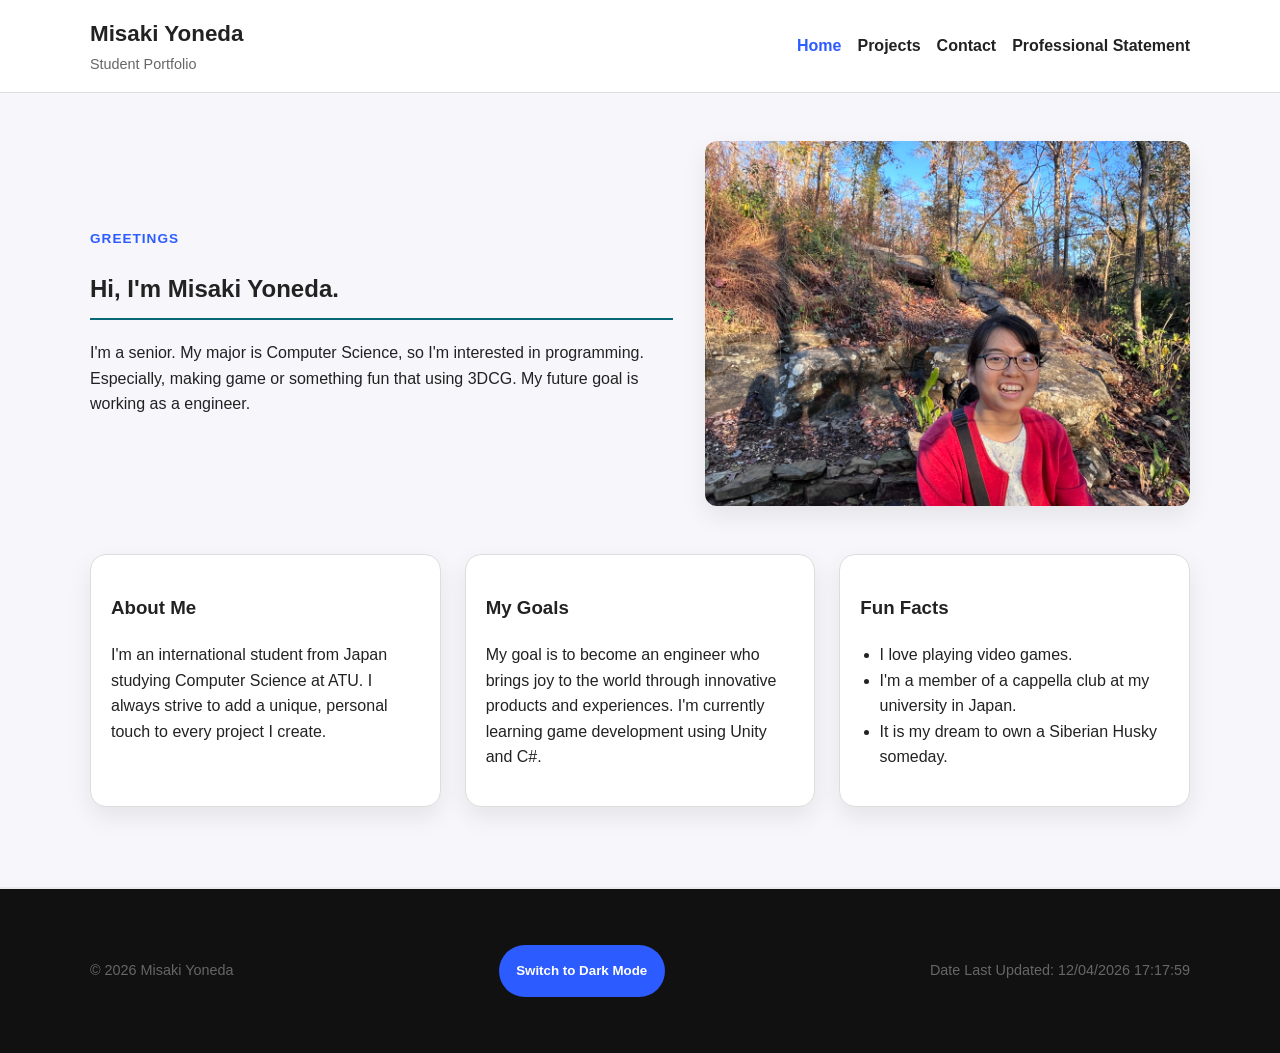
<file: index.html>
<!DOCTYPE html>
<html lang="en">
<head>
  <meta charset="UTF-8">
  <meta name="viewport" content="width=device-width, initial-scale=1.0">
  <title>Misaki Yoneda | Home</title>
  <link rel="stylesheet" href="style.css">
</head>
<body>

<header>
  <nav class="container nav">
    <div class="branding">
      <h1 class="logo">Misaki Yoneda</h1>
      <p class="subtitle">Student Portfolio</p>
    </div>
    <ul class="nav-links">
      <li><a href="index.html" class="active">Home</a></li>
      <li><a href="projects.html">Projects</a></li>
      <li><a href="contact.html">Contact</a></li>
      <li><a href="statement.html">Professional Statement</a></li>
    </ul>
  </nav>
</header>


  <main>
    <section class="hero container">
      <div class="hero-text">
        <p class="tag">Greetings</p>
        <h2>Hi, I'm Misaki Yoneda.</h2>
        <p>
          I'm a senior. My major is Computer Science, so I'm interested in programming. Especially, making game or something fun that using
          3DCG. My future goal is working as a engineer.
        </p>
        <!-- <p class="callout">
          <strong>Fixed Logic Error:</strong> The previous text label was mismatched with the theme state. I corrected logic 
          in <code>script.js</code> and ensured the toggle works seamlessly across all pages.
        </p> -->
      </div>
      <div class="hero-image">
        <img src="images/profile-photo.JPG" alt="My profile photo">
      </div>
    </section>

    <div class="container card-grid">
      <article class="card">
        <h3>About Me</h3>
        <p>
          I'm an international student from Japan studying Computer Science at ATU. I always strive to add a unique, personal
          touch to every project I create.
        </p>
      </article>
      <article class="card">
        <h3>My Goals</h3>
        <p>
          My goal is to become an engineer who brings joy to the world through innovative products and experiences. I'm
          currently learning game development using Unity and C#.
        </p>
      </article>
      <article class="card">
        <h3>Fun Facts</h3>
        <ul class="FunFacts_list">
          <li>I love playing video games.</li>
          <li>I'm a member of a cappella club at my university in Japan.</li>
          <li>It is my dream to own a Siberian Husky someday.</li>
        </ul>
      </article>
    </div>
  </main>


<footer>
  <div class="container footer-content">
    <p>&copy; <span id="year"></span> Misaki Yoneda</p>
    <button id="theme-toggle" class="button toggle-button" type="button" aria-label="Toggle dark and light mode">Switch to Dark Mode</button>
    <p>Date Last Updated: <span id="lastModified"></span></p>
  </div>
</footer>

<script src="script.js"></script>

</body>
</html>
</file>
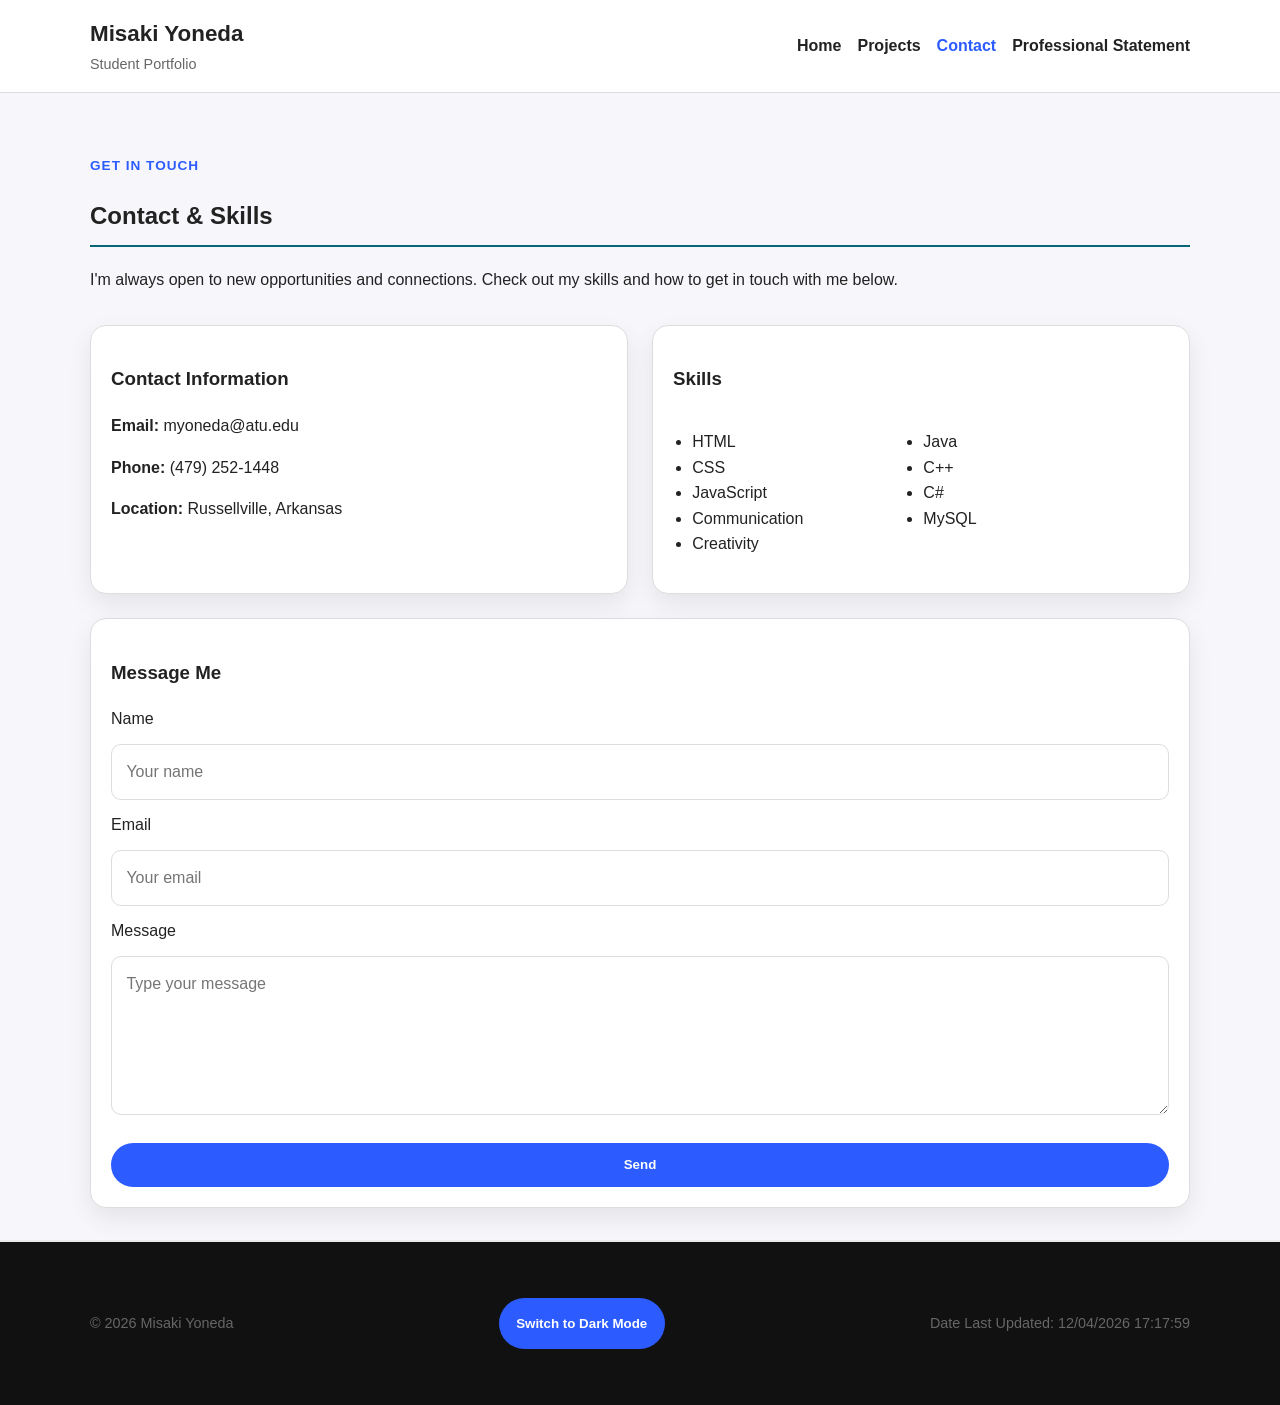
<file: contact.html>
<!DOCTYPE html>
<html lang="en">
<head>
  <meta charset="UTF-8">
  <meta name="viewport" content="width=device-width, initial-scale=1.0">
  <title>Misaki Yoneda | Contact</title>
  <link rel="stylesheet" href="style.css">
</head>
<body>

<header>
  <nav class="container nav">
    <div class="branding">
      <h1 class="logo">Misaki Yoneda</h1>
      <p class="subtitle">Student Portfolio</p>
    </div>
    <ul class="nav-links">
      <li><a href="index.html">Home</a></li>
      <li><a href="projects.html">Projects</a></li>
      <li><a href="contact.html" class="active">Contact</a></li>
      <li><a href="statement.html">Professional Statement</a></li>
    </ul>
  </nav>
</header>


  <main class="container">
    <section class="page-header">
      <p class="tag">Get In Touch</p>
      <h2>Contact & Skills</h2>
      <p>I'm always open to new opportunities and connections. Check out my skills and how to get in touch with me below.</p>
    </section>

    <section class="contact-layout">
      <div class="card">
        <h3>Contact Information</h3>
        <p><strong>Email:</strong> myoneda@atu.edu</p>
        <p><strong>Phone:</strong> (479) 252-1448</p>
        <p><strong>Location:</strong> Russellville, Arkansas</p>
      </div>

      <div class="card">
        <h3>Skills</h3>
        <div class="skills-wrapper">
          <ul class="skills-list">
            <li>HTML</li>
            <li>CSS</li>
            <li>JavaScript</li>
            <li>Communication</li>
            <li>Creativity</li>
          </ul>
          <ul class="skills-extra">
            <li>Java</li>
            <li>C++</li>
            <li>C#</li>
            <li>MySQL</li>
          </ul>
        </div>
      </div>
    </section>

    <section class="card">
      <h3>Message Me</h3>
      <form class="contact-form" action="https://example-form-endpoint" method="POST">
        <label for="name">Name</label>
        <input id="name" type="text" placeholder="Your name">

        <label for="email">Email</label>
        <input id="email" type="email" placeholder="Your email">

        <label for="message">Message</label>
        <textarea id="message" rows="5" placeholder="Type your message"></textarea>

        <button type="submit" class="button">Send</button>
      </form>
    </section>
  </main>


<footer>
  <div class="container footer-content">
    <p>&copy; <span id="year"></span> Misaki Yoneda</p>
    <button id="theme-toggle" class="button toggle-button" type="button" aria-label="Toggle dark and light mode">Switch to Dark Mode</button>
    <p>Date Last Updated: <span id="lastModified"></span></p>
  </div>
</footer>

<script src="script.js"></script>

</body>
</html>
</file>
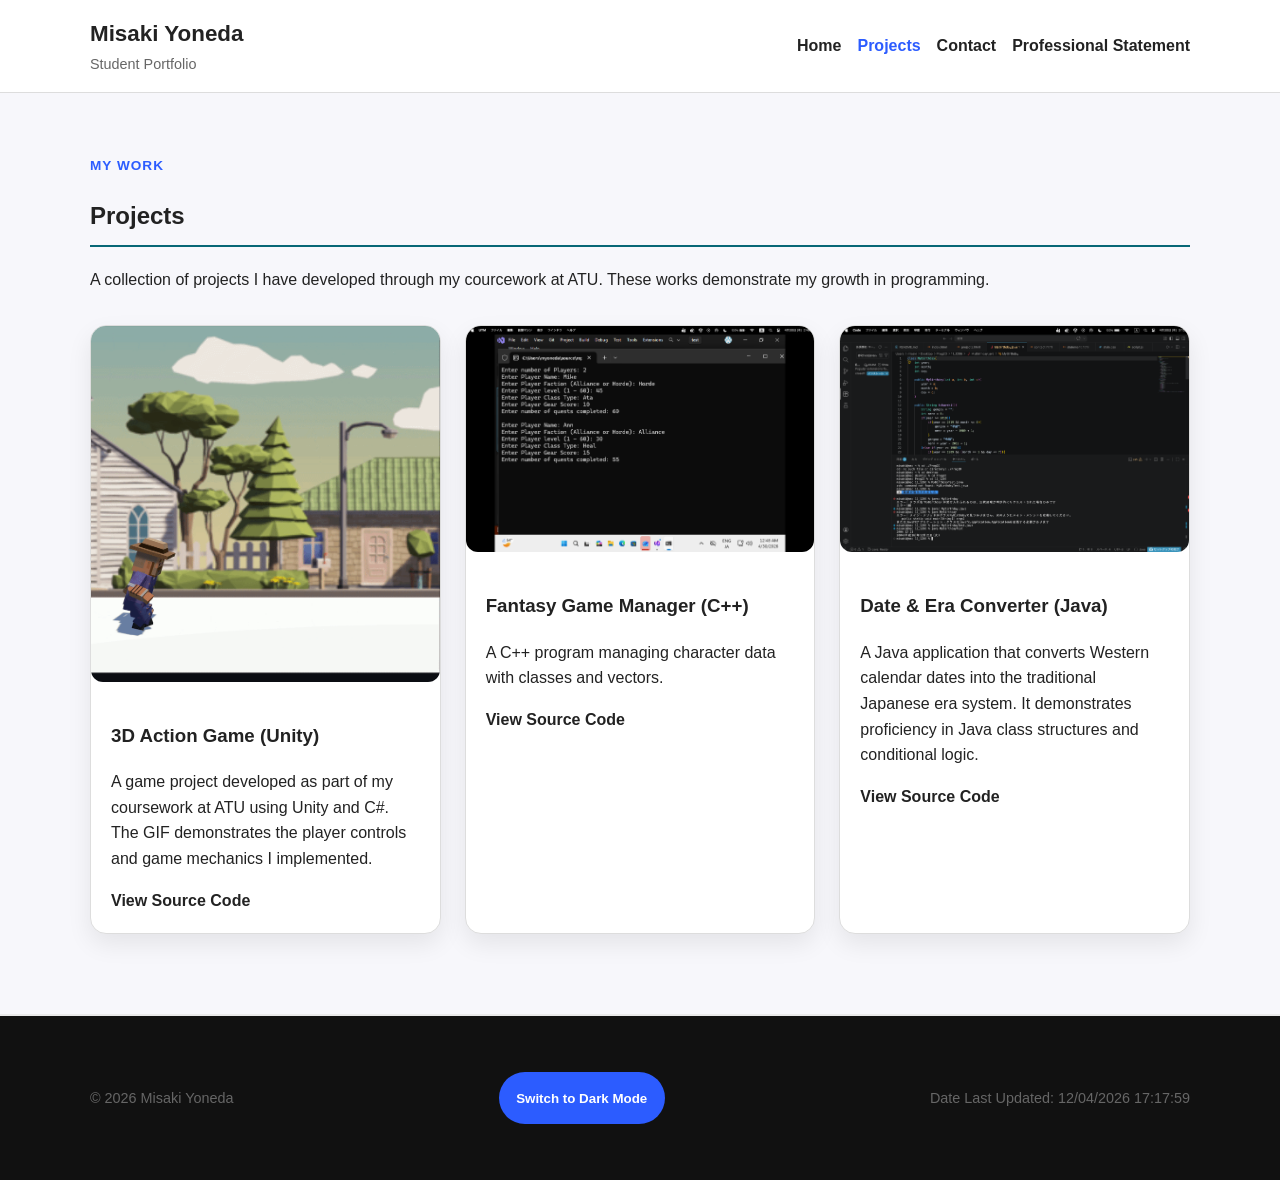
<file: projects.html>
<!DOCTYPE html>
<html lang="en">
<head>
  <meta charset="UTF-8">
  <meta name="viewport" content="width=device-width, initial-scale=1.0">
  <title>Misaki Yoneda | Projects</title>
  <link rel="stylesheet" href="style.css">
</head>
<body>

<header>
  <nav class="container nav">
    <div class="branding">
      <h1 class="logo">Misaki Yoneda</h1>
      <p class="subtitle">Student Portfolio</p>
    </div>
    <ul class="nav-links">
      <li><a href="index.html">Home</a></li>
      <li><a href="projects.html" class="active">Projects</a></li>
      <li><a href="contact.html">Contact</a></li>
      <li><a href="statement.html">Professional Statement</a></li>
    </ul>
  </nav>
</header>


  <main class="container">
    <section class="page-header">
      <p class="tag">My Work</p>
      <h2>Projects</h2>
      <p>A collection of projects I have developed through my courcework at ATU. These works demonstrate my growth in programming.</p>
      <!-- <p class="callout">
        <strong>Responsive Design Improvements:</strong> I have optimized the mobile layout by reducing the hero 
        heading font size for better readability and making the project buttons full-width to improve touch accessbility.
      </p> -->
    </section>

    <div class="project-grid">
      <article class="project-card">
        <img src="images/project1-gif.gif" alt="3D Action Game">
        <div class="project-text">
          <h3>3D Action Game (Unity)</h3>
          <p>
            A game project developed as part of my coursework at ATU using Unity and C#. The GIF demonstrates the player controls and game mechanics
            I implemented.
          </p>
          <a href="https://github.com/MisakiYoneda/portfolio_project1/tree/main/Scripts" class="text-link" target="_blank">View Source Code</a>
        </div>
      </article>

      <article class="project-card">
        <img src="images/project2-photo.png" alt="Fantasy Game Manager">
        <div class="project-text">
          <h3>Fantasy Game Manager (C++)</h3>
          <p>A C++ program managing character data with classes and vectors.</p>
          <a href="https://github.com/MisakiYoneda/portfolio_project2/blob/main/final%20exam.cpp" class="text-link" target="_blank">View Source Code</a>
        </div>
      </article>

      <article class="project-card">
        <img src="images/project3-photo.png" alt="Date & Era Converter">
        <div class="project-text">
          <h3>Date & Era Converter (Java)</h3>
          <p>
            A Java application that converts Western calendar dates into the traditional Japanese era system. It demonstrates proficiency 
            in Java class structures and conditional logic.
          </p>
          <a href="https://github.com/MisakiYoneda/portfolio_project3/blob/main/MyBirthday.java" class="text-link" target="_blank">View Source Code</a>
        </div>
      </article>
    </div>
  </main>


<footer>
  <div class="container footer-content">
    <p>&copy; <span id="year"></span> Misaki Yoneda</p>
    <button id="theme-toggle" class="button toggle-button" type="button" aria-label="Toggle dark and light mode">Switch to Dark Mode</button>
    <p>Date Last Updated: <span id="lastModified"></span></p>
  </div>
</footer>

<script src="script.js"></script>

</body>
</html>
</file>
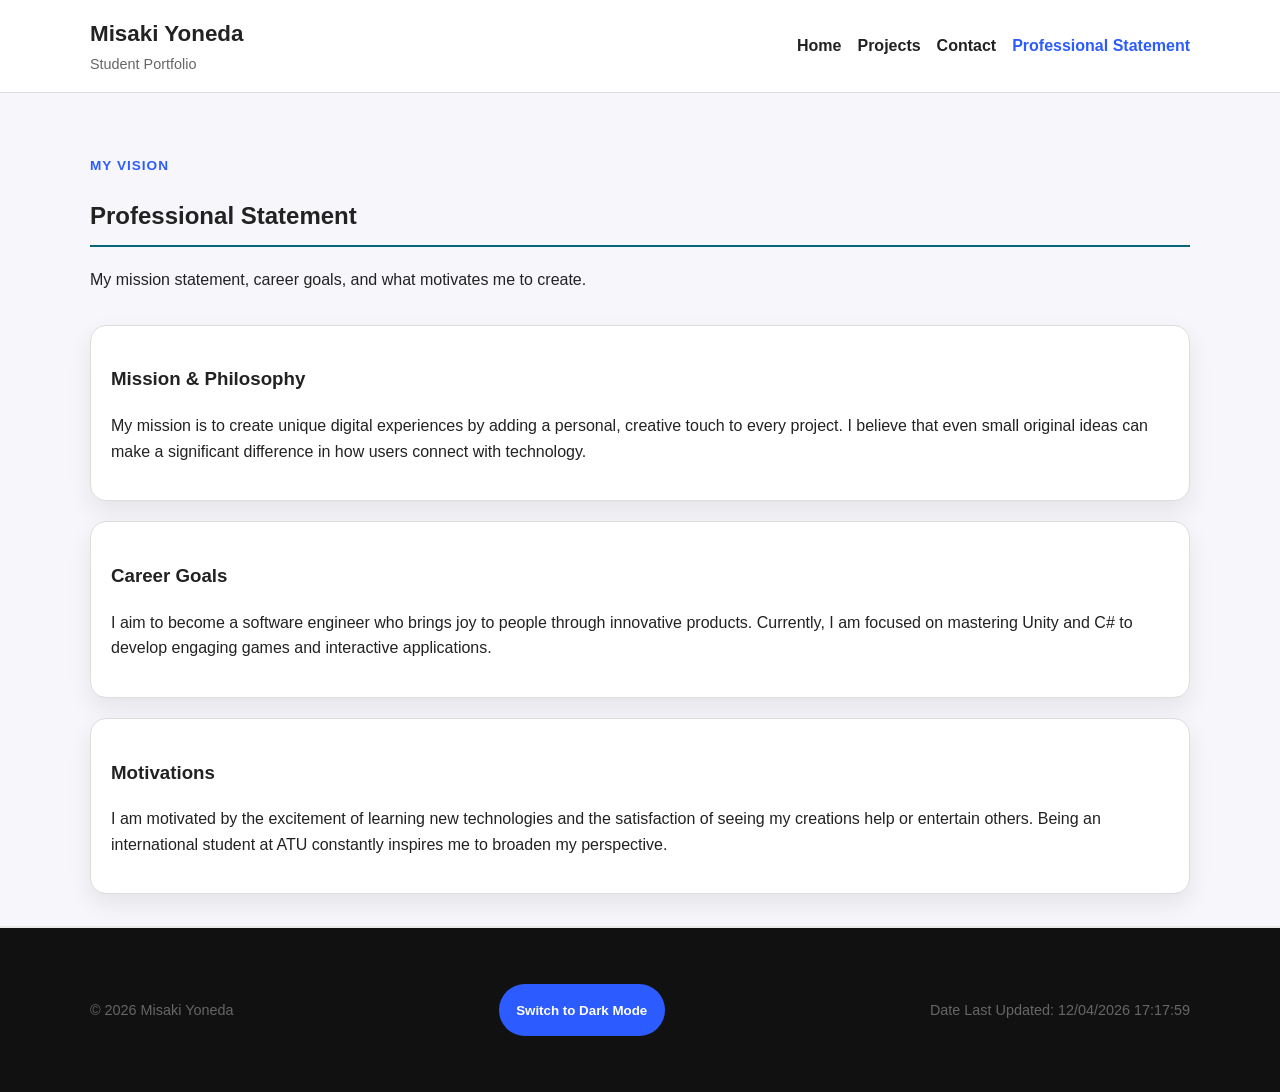
<file: statement.html>
<!DOCTYPE html>
<html lang="en">
<head>
    <meta charset="UTF-8">
    <meta name="viewport" content="width=device-width, initial-scale=1.0">
    <title>Misaki Yoneda | Professional Statement</title>
    <link rel="stylesheet" href="style.css">
</head>
<body>

<header>
    <nav class="container nav">
        <div class="branding">
            <h1 class="logo">Misaki Yoneda</h1>
            <p class="subtitle">Student Portfolio</p>
        </div>
        <ul class="nav-links">
            <li><a href="index.html">Home</a></li>
            <li><a href="projects.html">Projects</a></li>
            <li><a href="contact.html">Contact</a></li>
            <li><a href="statement.html" class="active">Professional Statement</a></li>
        </ul>
    </nav>
</header>

<main class="container">
    <section class="page-header">
        <p class="tag">My Vision</p>
        <h2>Professional Statement</h2>
        <p>My mission statement, career goals, and what motivates me to create.</p>
    </section>

    <section class="statement-section">
        <div class="card">
            <h3>Mission & Philosophy</h3>
            <p>
                My mission is to create unique digital experiences by adding a personal, creative touch to every project. I believe 
                that even small original ideas can make a significant difference in how users connect with technology.
            </p>
        </div>
        <div class="card">
            <h3>Career Goals</h3>
            <p>
                I aim to become a software engineer who brings joy to people through innovative products. Currently, I am focused on 
                mastering Unity and C# to develop engaging games and interactive applications.
            </p>
        </div>
        <div class="card">
            <h3>Motivations</h3>
            <p>
                I am motivated by the excitement of learning new technologies and the satisfaction of seeing my creations help or entertain 
                others. Being an international student at ATU constantly inspires me to broaden my perspective.
            </p>
        </div>
    </section>
</main>

<footer>
  <div class="container footer-content">
    <p>&copy; <span id="year"></span> Misaki Yoneda</p>
    <button id="theme-toggle" class="button toggle-button" type="button" aria-label="Toggle dark and light mode">Switch to Dark Mode</button>
    <p>Date Last Updated: <span id="lastModified"></span></p>
  </div>
</footer>

<script src="script.js"></script>
</file>
<file: style.css>
:root {
  --bg-color: #f7f7fb;
  --surface-color: #ffffff;
  --primary-color: #2c5cff;
  --text-color: #222222;
  --muted-color: #666666;
  --border-color: #dddddd;
  --shadow: 0 10px 25px rgba(0, 0, 0, 0.08);
}

body.dark-mode {
  --bg-color: #121826;
  --surface-color: #1c2434;
  --primary-color: #8db4ff;
  --text-color: #f3f5f8;
  --muted-color: #c9d2e3;
  --border-color: #31405a;
  --shadow: 0 10px 25px rgba(0, 0, 0, 0.30);
}

* {
  box-sizing: border-box;
}

html {
  scroll-behavior: smooth;
}

body {
  margin: 0;
  font-family: Arial, Helvetica, sans-serif;
  background: var(--bg-color);
  color: var(--text-color);
  line-height: 1.6;
}

img {
  max-width: 100%;
  display: block;
  border-radius: 12px;
}

.container {
  width: min(1100px, 92%);
  margin: 0 auto;
}

header {
  background: var(--surface-color);
  border-bottom: 1px solid var(--border-color);
  position: sticky;
  top: 0;
  z-index: 10;
}

.nav {
  display: flex;
  justify-content: space-between;
  align-items: center;
  gap: 1rem;
  padding: 1rem 0;
}

.branding {
  display: flex;
  flex-direction: column;
  gap: 0.1rem;
}

.logo {
  margin: 0;
  font-size: 1.4rem;
}

.subtitle {
  margin: 0;
  color: var(--muted-color);
  font-size: 0.9rem;
}

.nav-links {
  display: flex;
  gap: 1rem;
  list-style: none;
  padding: 0;
  margin: 0;
  flex-wrap: wrap;
}

.nav-links a {
  text-decoration: none;
  color: var(--text-color);
  font-weight: bold;
}

.nav-links a.active,
.nav-links a:hover,
.text-link:hover {
  color: var(--primary-color);
}

.hero {
  display: grid;
  grid-template-columns: 1.2fr 1fr;
  gap: 2rem;
  align-items: center;
  padding: 3rem 0;
}

.hero-image img {
  box-shadow: var(--shadow);
}

.tag {
  text-transform: uppercase;
  letter-spacing: 1px;
  font-size: 0.85rem;
  color: var(--primary-color);
  font-weight: bold;
}

.button {
  background: var(--primary-color);
  color: white;
  border: none;
  padding: 0.9rem 1.1rem;
  border-radius: 999px;
  cursor: pointer;
  font-weight: bold;
  margin-top: 1rem;
}

.toggle-button {
  margin-top: 0;
  white-space: nowrap;
}

.button:hover {
  opacity: 0.9;
}

.page-header {
  padding: 3rem 0 1rem;
}

/* .callout {
  background: var(--surface-color);
  border-left: 4px solid var(--primary-color);
  border-radius: 10px;
  padding: 0.9rem 1rem;
  box-shadow: var(--shadow);
} */

.card-grid,
.project-grid,
.contact-layout {
  display: grid;
  gap: 1.5rem;
}

.card-grid {
  grid-template-columns: repeat(3, 1fr);
  padding-bottom: 3rem;
}

.project-grid {
  grid-template-columns: repeat(auto-fit, minmax(250px, 1fr));
  padding-bottom: 3rem;
}

.contact-layout {
  grid-template-columns: repeat(2, 1fr);
  margin-bottom: 1.5rem;
}

.card,
.project-card {
  background: var(--surface-color);
  border: 1px solid var(--border-color);
  border-radius: 16px;
  padding: 1.25rem;
  box-shadow: var(--shadow);
}

.project-card {
  padding: 0;
  overflow: hidden;
}

.project-text {
  padding: 1.25rem;
}

.text-link {
  text-decoration: none;
  font-weight: bold;
  color: var(--text-color);
}

.skills-wrapper {
  display: flex;
  justify-content: flex-start;
  align-items: flex-start;
  gap: 80px;
  margin-top: 0;
}

.FunFacts_list,
.skills-list {
  padding-left: 1.2rem;
}

.contact-form {
  display: grid;
  gap: 0.75rem;
}

input,
textarea {
  width: 100%;
  padding: 0.9rem;
  border: 1px solid var(--border-color);
  border-radius: 10px;
  font: inherit;
  background: var(--surface-color);
  color: var(--text-color);
}

footer {
  background: #111111;
  color: #666;
  margin-top: 2rem;
  border-top: 2px solid #eaeaea;
  padding: 40px 0;
  font-size: 0.9rem;
}

.footer-content {
  display: flex;
  justify-content: space-between;
  gap: 1rem;
  padding: 1rem 0;
  flex-wrap: wrap;
}

.statement-list {
  padding-left: 1.2rem;
}

.statement-list li {
  margin-bottom: 0.5rem;
}

.statement-section{
  display: flex;
  flex-direction: column;
  gap: 20px;
}

.project-card:hover {
    transform: translateY(-10px);
    box-shadow: 0 10px 20px rgba(0,0,0,0.2);
    transition: all 0.3s ease;
}

h2 {
  border-bottom: 2px solid #086776;
  padding-bottom: 10px;
  margin-bottom: 20px;
}


/* Students: add at least one more mobile improvement inside this media query. */
@media (max-width: 800px) {
  .hero,
  .card-grid,
  .contact-layout {
    grid-template-columns: 1fr;
  }

  .nav {
    flex-direction: column;
    align-items: stretch;
  }

  .nav-links {
    justify-content: center;
  }

  .logo {
    font-size: 1.8rem;
    text-align: center;
  }

  .subtitle{
    text-align: center;
  }

  .text-link,
  button {
    display: block;
    width: 100%;
    text-align: center;
    padding: 12px 0;
    margin-top: 10px;
  }
}
</file>
